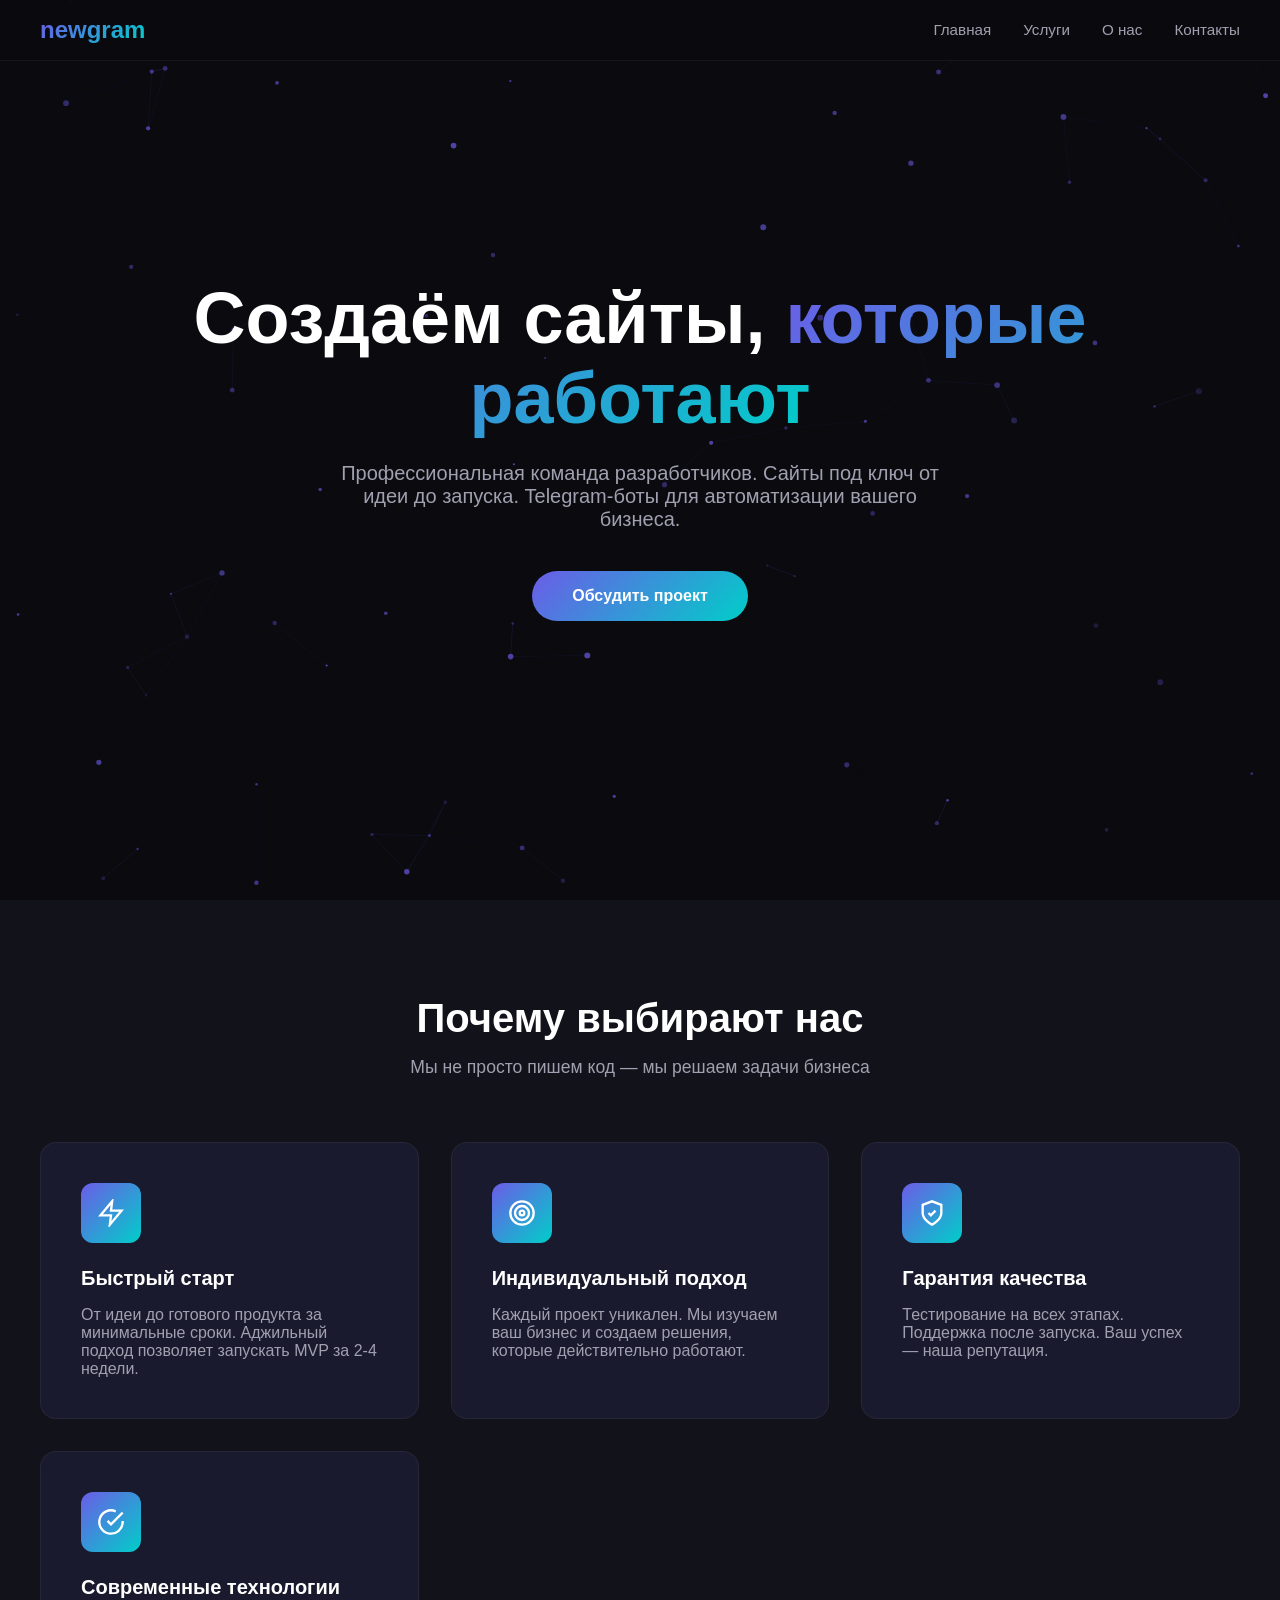
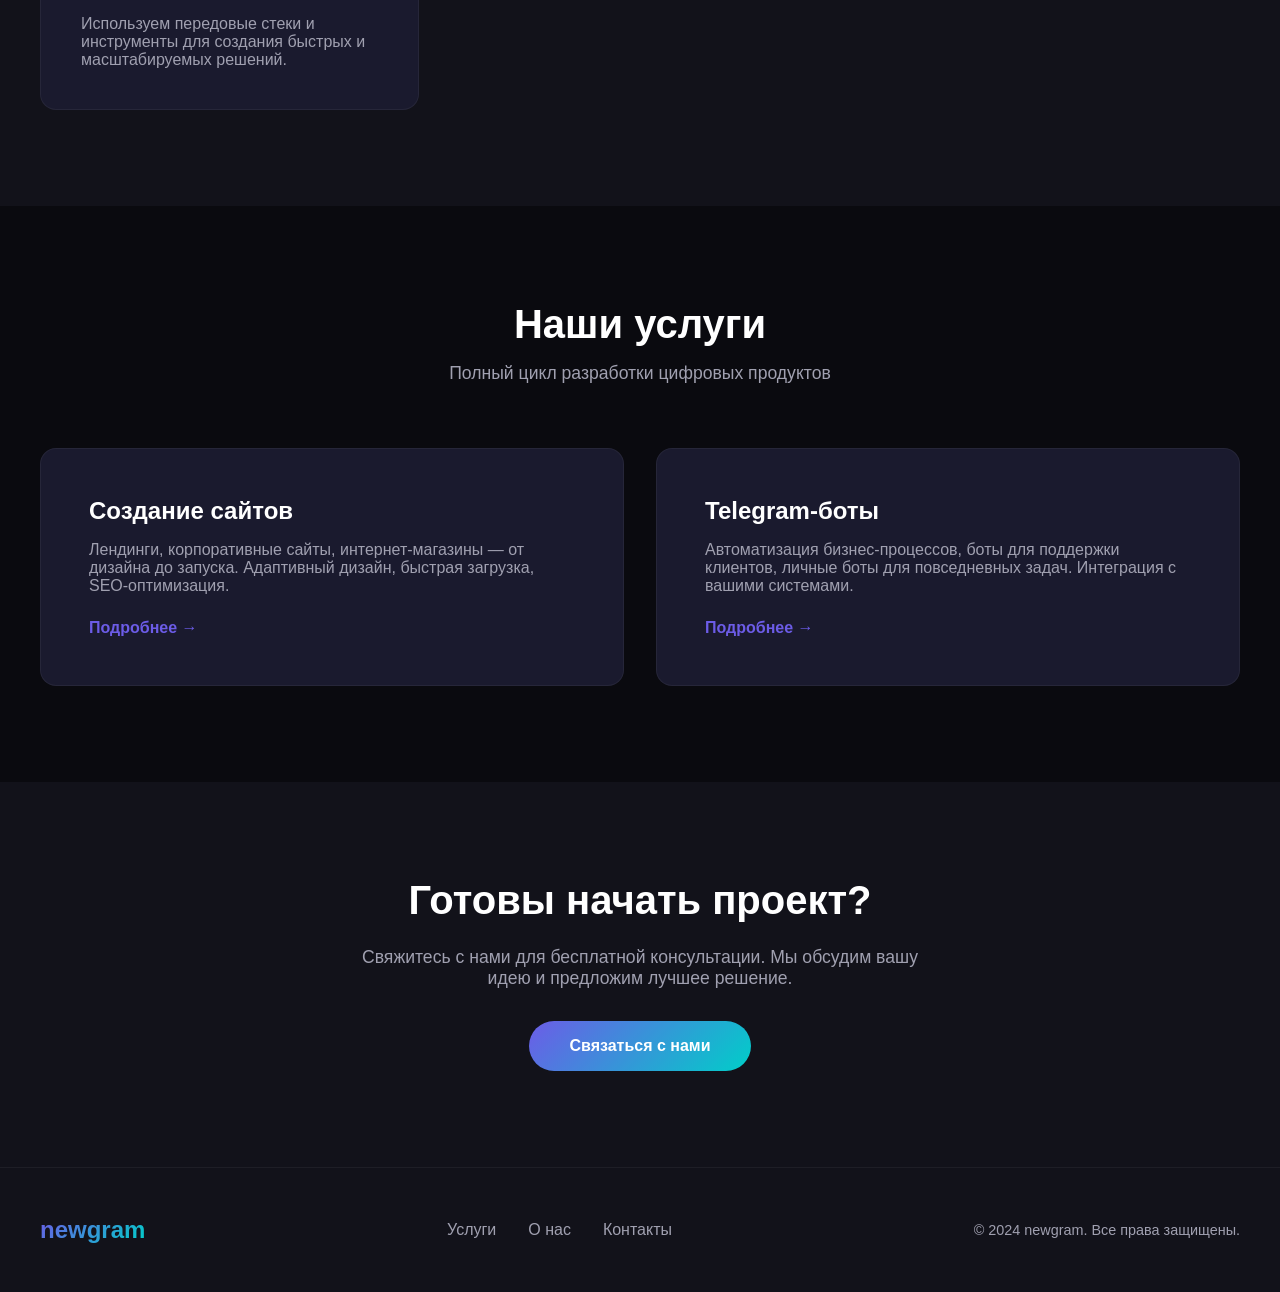
<file: index.html>
<!DOCTYPE html>
<html lang="ru">
<head>
  <meta charset="UTF-8">
  <meta name="viewport" content="width=device-width, initial-scale=1.0">
  <title>newgram — Создаём сайты, которые работают</title>
  <style>
    * { margin: 0; padding: 0; box-sizing: border-box; }
    body { font-family: -apple-system, BlinkMacSystemFont, 'Segoe UI', sans-serif; background: #0a0a0f; color: #fff; min-height: 100vh; }
    canvas#particles { position: fixed; top: 0; left: 0; width: 100%; height: 100%; z-index: 0; pointer-events: none; }
    header { position: fixed; top: 0; left: 0; right: 0; z-index: 100; padding: 1rem 2rem; background: rgba(10,10,15,0.85); backdrop-filter: blur(20px); border-bottom: 1px solid rgba(255,255,255,0.05); }
    .header-wrap { max-width: 1200px; margin: 0 auto; display: flex; justify-content: space-between; align-items: center; }
    .logo { font-size: 1.5rem; font-weight: 700; background: linear-gradient(135deg, #6c5ce7, #00cec9); -webkit-background-clip: text; -webkit-text-fill-color: transparent; background-clip: text; text-decoration: none; }
    nav ul { display: flex; gap: 2rem; list-style: none; }
    nav a { color: #a0a0b0; text-decoration: none; font-size: 0.95rem; transition: color 0.3s; }
    nav a:hover { color: #fff; }
    .hero { position: relative; z-index: 1; min-height: 100vh; display: flex; align-items: center; justify-content: center; text-align: center; padding: 2rem; }
    .hero h1 { font-size: clamp(2.5rem, 6vw, 4.5rem); font-weight: 700; margin-bottom: 1.5rem; line-height: 1.1; }
    .hero h1 span { background: linear-gradient(135deg, #6c5ce7, #00cec9); -webkit-background-clip: text; -webkit-text-fill-color: transparent; background-clip: text; }
    .hero p { font-size: 1.25rem; color: #a0a0b0; margin-bottom: 2.5rem; max-width: 600px; margin-left: auto; margin-right: auto; }
    .btn { display: inline-block; padding: 1rem 2.5rem; background: linear-gradient(135deg, #6c5ce7, #00cec9); color: #fff; font-weight: 600; border-radius: 50px; text-decoration: none; transition: all 0.3s; border: none; cursor: pointer; font-size: 1rem; }
    .btn:hover { transform: translateY(-3px); box-shadow: 0 10px 30px rgba(108,92,231,0.4); }
    section { padding: 6rem 2rem; position: relative; z-index: 1; }
    .container { max-width: 1200px; margin: 0 auto; }
    .section-title { font-size: 2.5rem; font-weight: 700; text-align: center; margin-bottom: 1rem; }
    .section-subtitle { text-align: center; color: #a0a0b0; font-size: 1.1rem; margin-bottom: 4rem; }
    .features { background: #12121a; }
    .features-grid { display: grid; grid-template-columns: repeat(auto-fit, minmax(280px, 1fr)); gap: 2rem; }
    .feature-card { background: #1a1a2e; padding: 2.5rem; border-radius: 16px; border: 1px solid rgba(255,255,255,0.05); transition: all 0.3s; }
    .feature-card:hover { transform: translateY(-5px); border-color: #6c5ce7; box-shadow: 0 8px 32px rgba(0,0,0,0.3); }
    .feature-icon { width: 60px; height: 60px; background: linear-gradient(135deg, #6c5ce7, #00cec9); border-radius: 12px; display: flex; align-items: center; justify-content: center; font-size: 1.5rem; margin-bottom: 1.5rem; }
    .feature-card h3 { font-size: 1.25rem; margin-bottom: 1rem; }
    .feature-card p { color: #a0a0b0; }
    .services-preview .services-grid { display: grid; grid-template-columns: repeat(auto-fit, minmax(350px, 1fr)); gap: 2rem; }
    .service-card { background: #1a1a2e; padding: 3rem; border-radius: 16px; border: 1px solid rgba(255,255,255,0.05); transition: all 0.3s; position: relative; overflow: hidden; }
    .service-card::before { content: ''; position: absolute; top: 0; left: 0; right: 0; height: 3px; background: linear-gradient(135deg, #6c5ce7, #00cec9); transform: scaleX(0); transition: transform 0.3s; }
    .service-card:hover::before { transform: scaleX(1); }
    .service-card:hover { transform: translateY(-5px); box-shadow: 0 8px 32px rgba(0,0,0,0.3); }
    .service-card h3 { font-size: 1.5rem; margin-bottom: 1rem; }
    .service-card p { color: #a0a0b0; margin-bottom: 1.5rem; }
    .service-link { color: #6c5ce7; font-weight: 600; text-decoration: none; display: inline-flex; align-items: center; gap: 0.5rem; transition: gap 0.3s; }
    .service-link:hover { gap: 1rem; }
    .cta { background: #12121a; text-align: center; }
    .cta h2 { font-size: 2.5rem; margin-bottom: 1.5rem; }
    .cta p { color: #a0a0b0; font-size: 1.1rem; margin-bottom: 2rem; max-width: 600px; margin-left: auto; margin-right: auto; }
    footer { background: #12121a; padding: 3rem 2rem; border-top: 1px solid rgba(255,255,255,0.05); position: relative; z-index: 1; }
    .footer-wrap { max-width: 1200px; margin: 0 auto; display: flex; justify-content: space-between; align-items: center; flex-wrap: wrap; gap: 1rem; }
    .footer-links { display: flex; gap: 2rem; }
    .footer-links a { color: #a0a0b0; text-decoration: none; transition: color 0.3s; }
    .footer-links a:hover { color: #fff; }
    .footer-copy { color: #a0a0b0; font-size: 0.9rem; }
    .fade-in { opacity: 0; transform: translateY(30px); transition: opacity 0.6s, transform 0.6s; }
    .fade-in.visible { opacity: 1; transform: translateY(0); }
    .mobile-menu { display: none; background: none; border: none; cursor: pointer; padding: 5px; }
    .mobile-menu span { display: block; width: 25px; height: 2px; background: #fff; margin: 5px 0; transition: 0.3s; }
    @media (max-width: 768px) {
      .mobile-menu { display: block; }
      nav { position: fixed; top: 70px; left: 0; right: 0; background: rgba(10,10,15,0.95); backdrop-filter: blur(20px); padding: 2rem; transform: translateY(-100%); opacity: 0; visibility: hidden; transition: all 0.3s; }
      nav.active { transform: translateY(0); opacity: 1; visibility: visible; }
      nav ul { flex-direction: column; gap: 1.5rem; text-align: center; }
      .hero h1 { font-size: 2.5rem; }
      .footer-wrap { flex-direction: column; text-align: center; }
      .footer-links { flex-wrap: wrap; justify-content: center; }
    }
  </style>
</head>
<body>
  <canvas id="particles"></canvas>
  <header>
    <div class="header-wrap">
      <a href="index.html" class="logo">newgram</a>
      <button class="mobile-menu" aria-label="Меню"><span></span><span></span><span></span></button>
      <nav>
        <ul>
          <li><a href="index.html">Главная</a></li>
          <li><a href="services.html">Услуги</a></li>
          <li><a href="about.html">О нас</a></li>
          <li><a href="contact.html">Контакты</a></li>
        </ul>
      </nav>
    </div>
  </header>
  <main>
    <section class="hero">
      <div class="fade-in">
        <h1>Создаём сайты, <span>которые работают</span></h1>
        <p>Профессиональная команда разработчиков. Сайты под ключ от идеи до запуска. Telegram-боты для автоматизации вашего бизнеса.</p>
        <a href="contact.html" class="btn">Обсудить проект</a>
      </div>
    </section>
    <section class="features">
      <div class="container">
        <h2 class="section-title fade-in">Почему выбирают нас</h2>
        <p class="section-subtitle fade-in">Мы не просто пишем код — мы решаем задачи бизнеса</p>
        <div class="features-grid">
          <div class="feature-card fade-in">
            <div class="feature-icon"><svg width="28" height="28" viewBox="0 0 24 24" fill="none" stroke="white" stroke-width="2"><polygon points="13 2 3 14 12 14 11 22 21 10 12 10 13 2"/></svg></div>
            <h3>Быстрый старт</h3>
            <p>От идеи до готового продукта за минимальные сроки. Аджильный подход позволяет запускать MVP за 2-4 недели.</p>
          </div>
          <div class="feature-card fade-in">
            <div class="feature-icon"><svg width="28" height="28" viewBox="0 0 24 24" fill="none" stroke="white" stroke-width="2"><circle cx="12" cy="12" r="10"/><circle cx="12" cy="12" r="6"/><circle cx="12" cy="12" r="2"/></svg></div>
            <h3>Индивидуальный подход</h3>
            <p>Каждый проект уникален. Мы изучаем ваш бизнес и создаем решения, которые действительно работают.</p>
          </div>
          <div class="feature-card fade-in">
            <div class="feature-icon"><svg width="28" height="28" viewBox="0 0 24 24" fill="none" stroke="white" stroke-width="2"><path d="M12 22s8-4 8-10V5l-8-3-8 3v7c0 6 8 10 8 10z"/><polyline points="9 12 11 14 15 10"/></svg></div>
            <h3>Гарантия качества</h3>
            <p>Тестирование на всех этапах. Поддержка после запуска. Ваш успех — наша репутация.</p>
          </div>
          <div class="feature-card fade-in">
            <div class="feature-icon"><svg width="28" height="28" viewBox="0 0 24 24" fill="none" stroke="white" stroke-width="2"><path d="M22 11.08V12a10 10 0 1 1-5.93-9.14"/><polyline points="22 4 12 14.01 9 11.01"/></svg></div>
            <h3>Современные технологии</h3>
            <p>Используем передовые стеки и инструменты для создания быстрых и масштабируемых решений.</p>
          </div>
        </div>
      </div>
    </section>
    <section class="services-preview">
      <div class="container">
        <h2 class="section-title fade-in">Наши услуги</h2>
        <p class="section-subtitle fade-in">Полный цикл разработки цифровых продуктов</p>
        <div class="services-grid">
          <div class="service-card fade-in">
            <h3>Создание сайтов</h3>
            <p>Лендинги, корпоративные сайты, интернет-магазины — от дизайна до запуска. Адаптивный дизайн, быстрая загрузка, SEO-оптимизация.</p>
            <a href="services.html" class="service-link">Подробнее →</a>
          </div>
          <div class="service-card fade-in">
            <h3>Telegram-боты</h3>
            <p>Автоматизация бизнес-процессов, боты для поддержки клиентов, личные боты для повседневных задач. Интеграция с вашими системами.</p>
            <a href="services.html" class="service-link">Подробнее →</a>
          </div>
        </div>
      </div>
    </section>
    <section class="cta">
      <div class="container">
        <h2 class="fade-in">Готовы начать проект?</h2>
        <p class="fade-in">Свяжитесь с нами для бесплатной консультации. Мы обсудим вашу идею и предложим лучшее решение.</p>
        <a href="contact.html" class="btn fade-in">Связаться с нами</a>
      </div>
    </section>
  </main>
  <footer>
    <div class="footer-wrap">
      <a href="index.html" class="logo">newgram</a>
      <div class="footer-links">
        <a href="services.html">Услуги</a>
        <a href="about.html">О нас</a>
        <a href="contact.html">Контакты</a>
      </div>
      <p class="footer-copy">&copy; 2024 newgram. Все права защищены.</p>
    </div>
  </footer>
  <script>
    // Particles
    const canvas = document.getElementById('particles');
    const ctx = canvas.getContext('2d');
    let particles = [];
    let mouse = {x: null, y: null};
    function resize() { canvas.width = window.innerWidth; canvas.height = window.innerHeight; }
    function createParticles() { particles = []; for(let i = 0; i < 80; i++) { particles.push({x: Math.random()*canvas.width, y: Math.random()*canvas.height, size: Math.random()*2+1, speedX: (Math.random()-0.5)*0.5, speedY: (Math.random()-0.5)*0.5, opacity: Math.random()*0.5+0.2}); } }
    function animate() { ctx.clearRect(0,0,canvas.width,canvas.height); particles.forEach(p => { p.x += p.speedX; p.y += p.speedY; if(mouse.x!=null){const dx=mouse.x-p.x;const dy=mouse.y-p.y;const d=Math.sqrt(dx*dx+dy*dy);if(d<150){p.x-=(dx/d)*((150-d)/150)*0.5;p.y-=(dy/d)*((150-d)/150)*0.5;}} if(p.x<0||p.x>canvas.width)p.speedX*=-1; if(p.y<0||p.y>canvas.height)p.speedY*=-1; ctx.beginPath(); ctx.arc(p.x,p.y,p.size,0,Math.PI*2); ctx.fillStyle=`rgba(108,92,231,${p.opacity})`; ctx.fill(); }); for(let i=0;i<particles.length;i++){for(let j=i+1;j<particles.length;j++){const dx=particles[i].x-particles[j].x;const dy=particles[i].y-particles[j].y;const d=Math.sqrt(dx*dx+dy*dy);if(d<120){ctx.beginPath();ctx.strokeStyle=`rgba(108,92,231,${(1-d/120)*0.3})`;ctx.lineWidth=0.5;ctx.moveTo(particles[i].x,particles[i].y);ctx.lineTo(particles[j].x,particles[j].y);ctx.stroke();}}} requestAnimationFrame(animate); }
    resize(); createParticles(); animate();
    window.addEventListener('resize',()=>{resize();createParticles();});
    window.addEventListener('mousemove',e=>{mouse.x=e.x;mouse.y=e.y;});
    // Scroll animations
    document.addEventListener('DOMContentLoaded',()=>{
      const obs=new IntersectionObserver(es=>{es.forEach(e=>{if(e.isIntersecting){e.target.classList.add('visible');obs.unobserve(e.target);}});},{threshold:0.1});
      document.querySelectorAll('.fade-in').forEach(el=>obs.observe(el));
      // Mobile menu
      const btn=document.querySelector('.mobile-menu');
      const nav=document.querySelector('nav');
      if(btn&&nav){btn.addEventListener('click',()=>nav.classList.toggle('active'));document.querySelectorAll('nav a').forEach(a=>a.addEventListener('click',()=>nav.classList.remove('active')));}
    });
  </script>
  <script src="js/effects.js"></script>
</body>
</html>
</file>
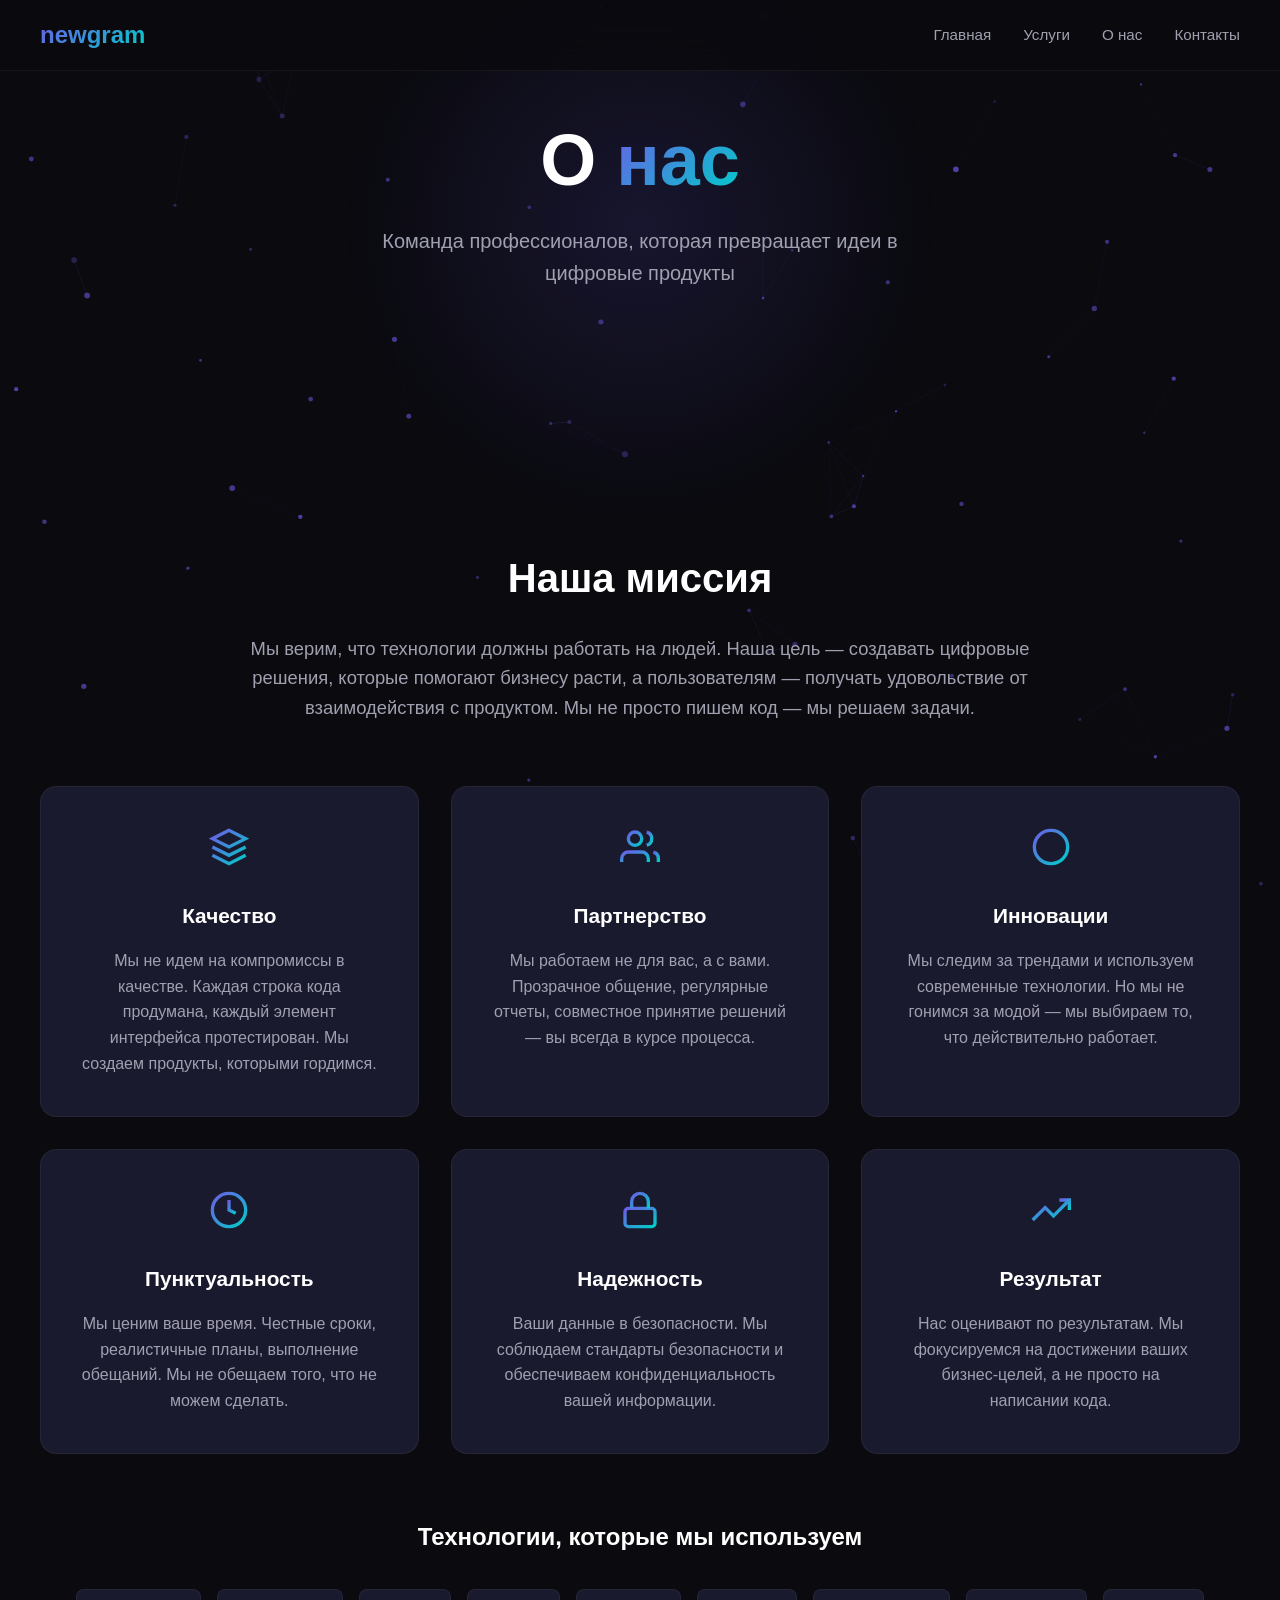
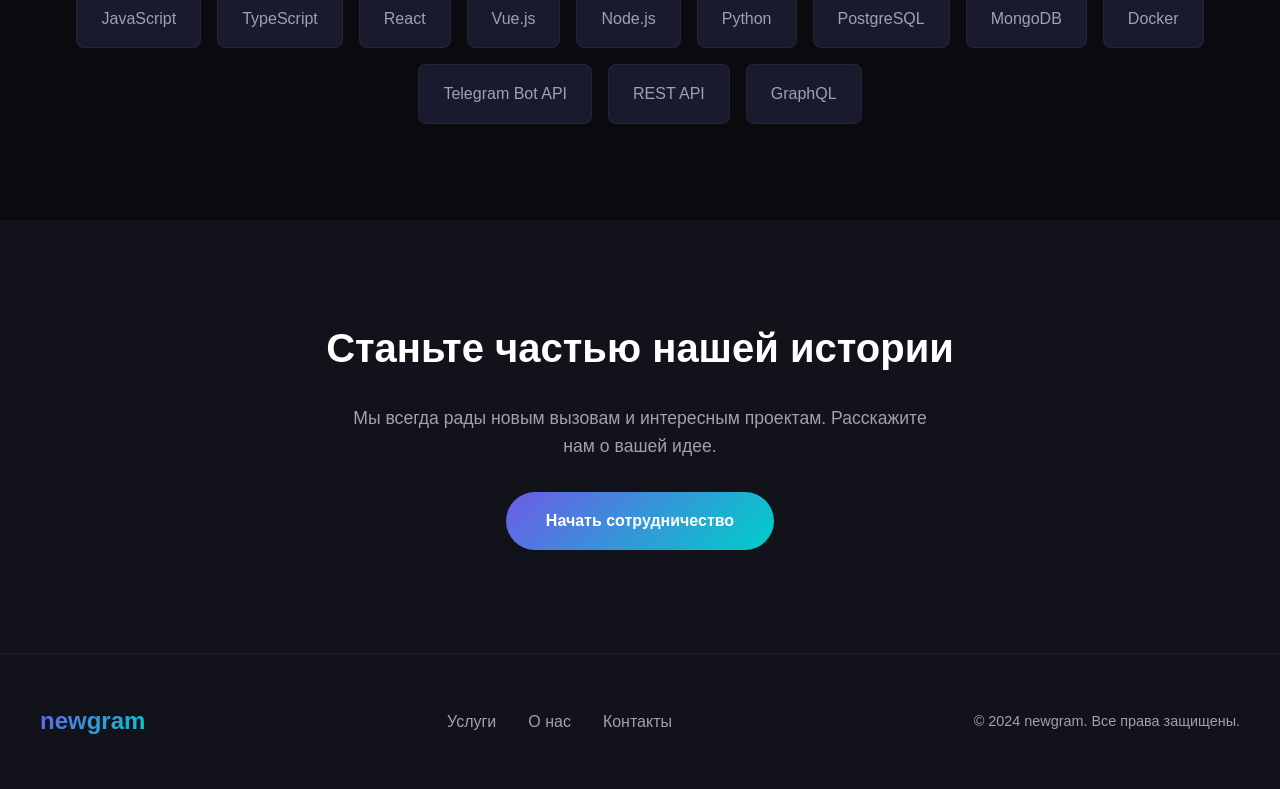
<file: about.html>
<!DOCTYPE html>
<html lang="ru">
<head>
  <meta charset="UTF-8">
  <meta name="viewport" content="width=device-width, initial-scale=1.0">
  <title>О нас — newgram</title>
  <link rel="stylesheet" href="css/style.css">
</head>
<body>
  <canvas id="particles"></canvas>
  <header>
    <div class="header-wrap">
      <a href="index.html" class="logo">newgram</a>
      <button class="mobile-menu" aria-label="Меню"><span></span><span></span><span></span></button>
      <nav>
        <ul>
          <li><a href="index.html">Главная</a></li>
          <li><a href="services.html">Услуги</a></li>
          <li><a href="about.html">О нас</a></li>
          <li><a href="contact.html">Контакты</a></li>
        </ul>
      </nav>
    </div>
  </header>
  <main>
    <section class="hero" style="min-height:50vh">
      <div class="fade-in">
        <h1>О <span>нас</span></h1>
        <p>Команда профессионалов, которая превращает идеи в цифровые продукты</p>
      </div>
    </section>
    <section>
      <div class="container">
        <div class="about-intro fade-in">
          <h2>Наша миссия</h2>
          <p>Мы верим, что технологии должны работать на людей. Наша цель — создавать цифровые решения, которые помогают бизнесу расти, а пользователям — получать удовольствие от взаимодействия с продуктом. Мы не просто пишем код — мы решаем задачи.</p>
        </div>
        <div class="values-grid">
          <div class="value-card fade-in">
            <div class="value-icon"><svg width="40" height="40" viewBox="0 0 24 24" fill="none" stroke="url(#grad)" stroke-width="2"><defs><linearGradient id="grad" x1="0%" y1="0%" x2="100%" y2="100%"><stop offset="0%" style="stop-color:#6c5ce7"/><stop offset="100%" style="stop-color:#00cec9"/></linearGradient></defs><path d="M12 2L2 7l10 5 10-5-10-5zM2 17l10 5 10-5M2 12l10 5 10-5"/></svg></div>
            <h3>Качество</h3>
            <p>Мы не идем на компромиссы в качестве. Каждая строка кода продумана, каждый элемент интерфейса протестирован. Мы создаем продукты, которыми гордимся.</p>
          </div>
          <div class="value-card fade-in">
            <div class="value-icon"><svg width="40" height="40" viewBox="0 0 24 24" fill="none" stroke="url(#grad2)" stroke-width="2"><defs><linearGradient id="grad2" x1="0%" y1="0%" x2="100%" y2="100%"><stop offset="0%" style="stop-color:#6c5ce7"/><stop offset="100%" style="stop-color:#00cec9"/></linearGradient></defs><path d="M17 21v-2a4 4 0 0 0-4-4H5a4 4 0 0 0-4 4v2"/><circle cx="9" cy="7" r="4"/><path d="M23 21v-2a4 4 0 0 0-3-3.87"/><path d="M16 3.13a4 4 0 0 1 0 7.75"/></svg></div>
            <h3>Партнерство</h3>
            <p>Мы работаем не для вас, а с вами. Прозрачное общение, регулярные отчеты, совместное принятие решений — вы всегда в курсе процесса.</p>
          </div>
          <div class="value-card fade-in">
            <div class="value-icon"><svg width="40" height="40" viewBox="0 0 24 24" fill="none" stroke="url(#grad3)" stroke-width="2"><defs><linearGradient id="grad3" x1="0%" y1="0%" x2="100%" y2="100%"><stop offset="0%" style="stop-color:#6c5ce7"/><stop offset="100%" style="stop-color:#00cec9"/></linearGradient></defs><circle cx="12" cy="12" r="10"/><line x1="12" y1="16" x2="12" y2="12"/><line x1="12" y1="8" x2="12.01" y2="8"/></svg></div>
            <h3>Инновации</h3>
            <p>Мы следим за трендами и используем современные технологии. Но мы не гонимся за модой — мы выбираем то, что действительно работает.</p>
          </div>
          <div class="value-card fade-in">
            <div class="value-icon"><svg width="40" height="40" viewBox="0 0 24 24" fill="none" stroke="url(#grad4)" stroke-width="2"><defs><linearGradient id="grad4" x1="0%" y1="0%" x2="100%" y2="100%"><stop offset="0%" style="stop-color:#6c5ce7"/><stop offset="100%" style="stop-color:#00cec9"/></linearGradient></defs><circle cx="12" cy="12" r="10"/><polyline points="12 6 12 12 16 14"/></svg></div>
            <h3>Пунктуальность</h3>
            <p>Мы ценим ваше время. Честные сроки, реалистичные планы, выполнение обещаний. Мы не обещаем того, что не можем сделать.</p>
          </div>
          <div class="value-card fade-in">
            <div class="value-icon"><svg width="40" height="40" viewBox="0 0 24 24" fill="none" stroke="url(#grad5)" stroke-width="2"><defs><linearGradient id="grad5" x1="0%" y1="0%" x2="100%" y2="100%"><stop offset="0%" style="stop-color:#6c5ce7"/><stop offset="100%" style="stop-color:#00cec9"/></linearGradient></defs><rect x="3" y="11" width="18" height="11" rx="2" ry="2"/><path d="M7 11V7a5 5 0 0 1 10 0v4"/></svg></div>
            <h3>Надежность</h3>
            <p>Ваши данные в безопасности. Мы соблюдаем стандарты безопасности и обеспечиваем конфиденциальность вашей информации.</p>
          </div>
          <div class="value-card fade-in">
            <div class="value-icon"><svg width="40" height="40" viewBox="0 0 24 24" fill="none" stroke="url(#grad6)" stroke-width="2"><defs><linearGradient id="grad6" x1="0%" y1="0%" x2="100%" y2="100%"><stop offset="0%" style="stop-color:#6c5ce7"/><stop offset="100%" style="stop-color:#00cec9"/></linearGradient></defs><polyline points="23 6 13.5 15.5 8.5 10.5 1 18"/><polyline points="17 6 23 6 23 12"/></svg></div>
            <h3>Результат</h3>
            <p>Нас оценивают по результатам. Мы фокусируемся на достижении ваших бизнес-целей, а не просто на написании кода.</p>
          </div>
        </div>
        <div class="tech-stack fade-in">
          <h3>Технологии, которые мы используем</h3>
          <div class="tech-grid">
            <div class="tech-item">JavaScript</div>
            <div class="tech-item">TypeScript</div>
            <div class="tech-item">React</div>
            <div class="tech-item">Vue.js</div>
            <div class="tech-item">Node.js</div>
            <div class="tech-item">Python</div>
            <div class="tech-item">PostgreSQL</div>
            <div class="tech-item">MongoDB</div>
            <div class="tech-item">Docker</div>
            <div class="tech-item">Telegram Bot API</div>
            <div class="tech-item">REST API</div>
            <div class="tech-item">GraphQL</div>
          </div>
        </div>
      </div>
    </section>
    <section class="cta">
      <div class="container">
        <h2 class="fade-in">Станьте частью нашей истории</h2>
        <p class="fade-in">Мы всегда рады новым вызовам и интересным проектам. Расскажите нам о вашей идее.</p>
        <a href="contact.html" class="btn fade-in">Начать сотрудничество</a>
      </div>
    </section>
  </main>
  <footer>
    <div class="footer-wrap">
      <a href="index.html" class="logo">newgram</a>
      <div class="footer-links">
        <a href="services.html">Услуги</a>
        <a href="about.html">О нас</a>
        <a href="contact.html">Контакты</a>
      </div>
      <p class="footer-copy">&copy; 2024 newgram. Все права защищены.</p>
    </div>
  </footer>
  <script>
    const canvas=document.getElementById('particles');const ctx=canvas.getContext('2d');let particles=[];let mouse={x:null,y:null};function resize(){canvas.width=window.innerWidth;canvas.height=window.innerHeight;}function createParticles(){particles=[];for(let i=0;i<80;i++){particles.push({x:Math.random()*canvas.width,y:Math.random()*canvas.height,size:Math.random()*2+1,speedX:(Math.random()-0.5)*0.5,speedY:(Math.random()-0.5)*0.5,opacity:Math.random()*0.5+0.2});}}function animate(){ctx.clearRect(0,0,canvas.width,canvas.height);particles.forEach(p=>{p.x+=p.speedX;p.y+=p.speedY;if(mouse.x!=null){const dx=mouse.x-p.x;const dy=mouse.y-p.y;const d=Math.sqrt(dx*dx+dy*dy);if(d<150){p.x-=(dx/d)*((150-d)/150)*0.5;p.y-=(dy/d)*((150-d)/150)*0.5;}}if(p.x<0||p.x>canvas.width)p.speedX*=-1;if(p.y<0||p.y>canvas.height)p.speedY*=-1;ctx.beginPath();ctx.arc(p.x,p.y,p.size,0,Math.PI*2);ctx.fillStyle=`rgba(108,92,231,${p.opacity})`;ctx.fill();});for(let i=0;i<particles.length;i++){for(let j=i+1;j<particles.length;j++){const dx=particles[i].x-particles[j].x;const dy=particles[i].y-particles[j].y;const d=Math.sqrt(dx*dx+dy*dy);if(d<120){ctx.beginPath();ctx.strokeStyle=`rgba(108,92,231,${(1-d/120)*0.3})`;ctx.lineWidth=0.5;ctx.moveTo(particles[i].x,particles[i].y);ctx.lineTo(particles[j].x,particles[j].y);ctx.stroke();}}}requestAnimationFrame(animate);}resize();createParticles();animate();window.addEventListener('resize',()=>{resize();createParticles();});window.addEventListener('mousemove',e=>{mouse.x=e.x;mouse.y=e.y;});
    document.addEventListener('DOMContentLoaded',()=>{const obs=new IntersectionObserver(es=>{es.forEach(e=>{if(e.isIntersecting){e.target.classList.add('visible');obs.unobserve(e.target);}});},{threshold:0.1});document.querySelectorAll('.fade-in').forEach(el=>obs.observe(el));const btn=document.querySelector('.mobile-menu');const nav=document.querySelector('nav');if(btn&&nav){btn.addEventListener('click',()=>nav.classList.toggle('active'));document.querySelectorAll('nav a').forEach(a=>a.addEventListener('click',()=>nav.classList.remove('active')));}});
  </script>
  <script src="js/effects.js"></script>
</body>
</html>
</file>
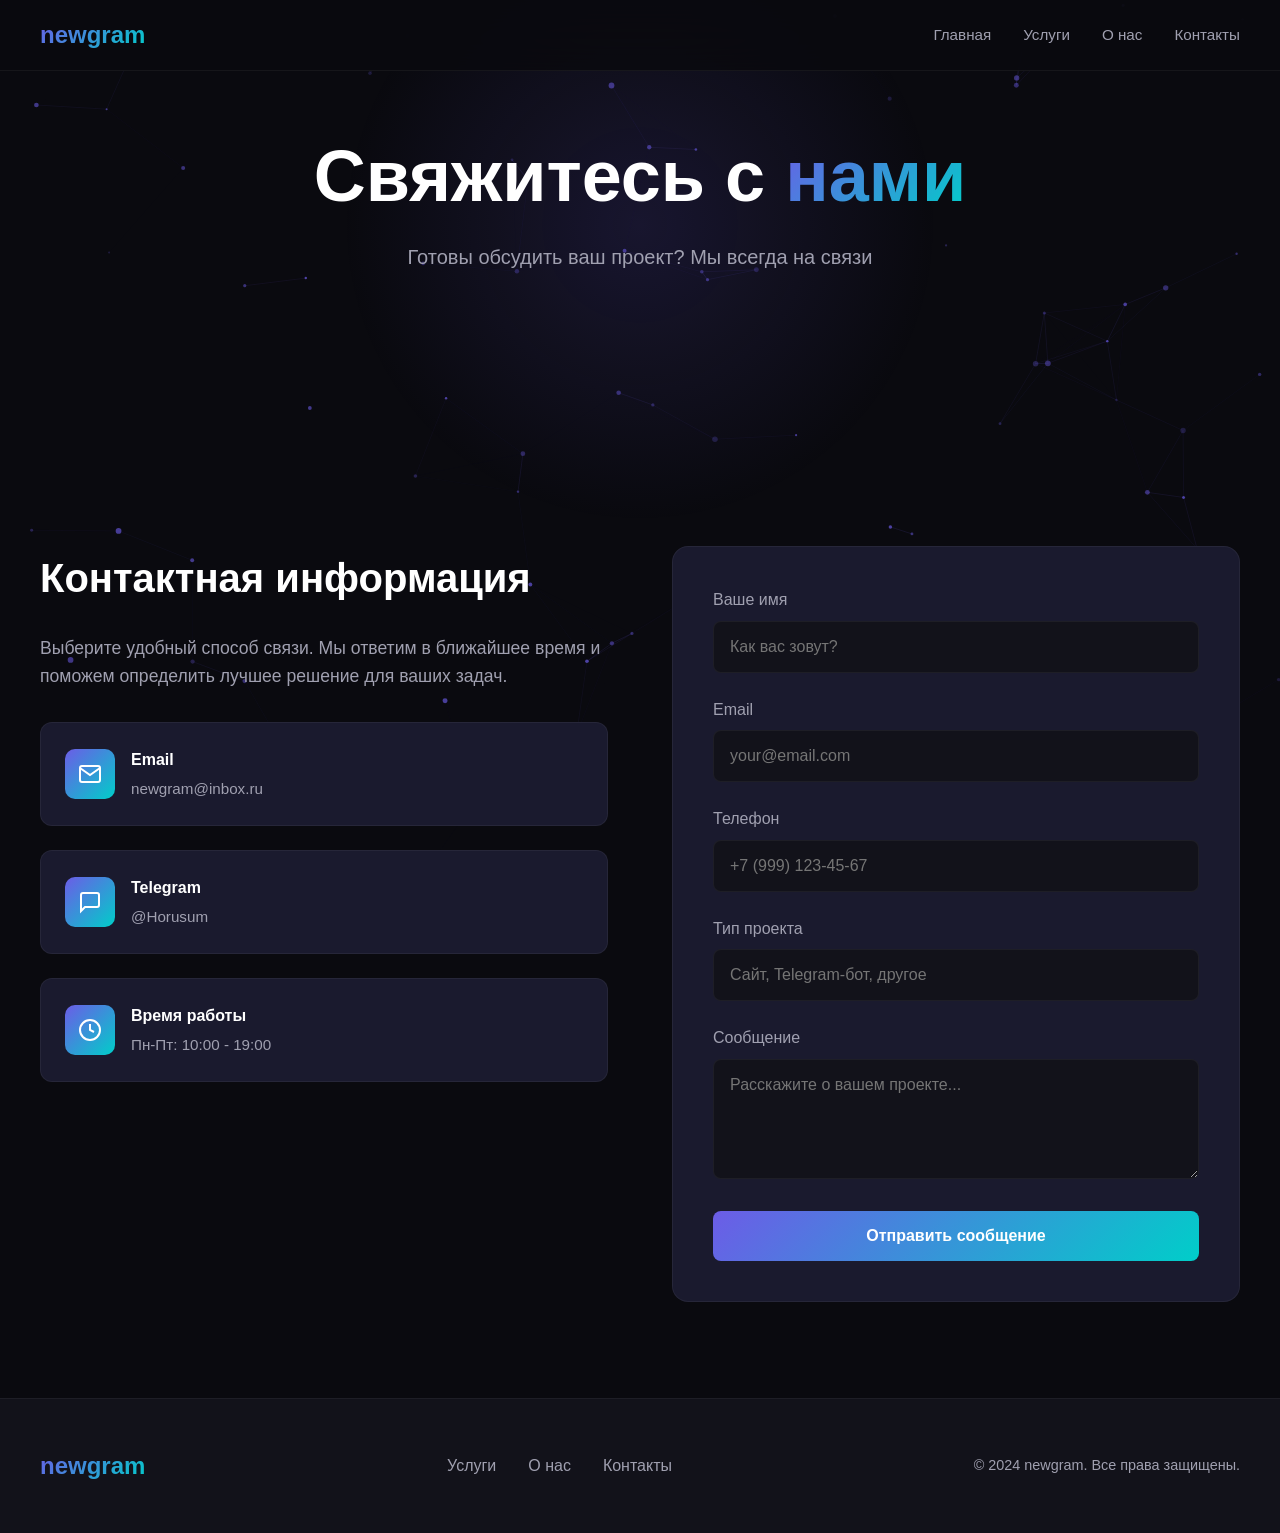
<file: contact.html>
<!DOCTYPE html>
<html lang="ru">
<head>
  <meta charset="UTF-8">
  <meta name="viewport" content="width=device-width, initial-scale=1.0">
  <title>Контакты — newgram</title>
  <link rel="stylesheet" href="css/style.css">
</head>
<body>
  <canvas id="particles"></canvas>
  <header>
    <div class="header-wrap">
      <a href="index.html" class="logo">newgram</a>
      <button class="mobile-menu" aria-label="Меню"><span></span><span></span><span></span></button>
      <nav>
        <ul>
          <li><a href="index.html">Главная</a></li>
          <li><a href="services.html">Услуги</a></li>
          <li><a href="about.html">О нас</a></li>
          <li><a href="contact.html">Контакты</a></li>
        </ul>
      </nav>
    </div>
  </header>
  <main>
    <section class="hero" style="min-height:50vh">
      <div class="fade-in">
        <h1>Свяжитесь с <span>нами</span></h1>
        <p>Готовы обсудить ваш проект? Мы всегда на связи</p>
      </div>
    </section>
    <section>
      <div class="container">
        <div class="contact-grid">
          <div class="contact-info fade-in">
            <h2>Контактная информация</h2>
            <p>Выберите удобный способ связи. Мы ответим в ближайшее время и поможем определить лучшее решение для ваших задач.</p>
            <div class="contact-methods">
              <div class="contact-method">
                <div class="contact-method-icon"><svg width="24" height="24" viewBox="0 0 24 24" fill="none" stroke="white" stroke-width="2"><path d="M4 4h16c1.1 0 2 .9 2 2v12c0 1.1-.9 2-2 2H4c-1.1 0-2-.9-2-2V6c0-1.1.9-2 2-2z"/><polyline points="22,6 12,13 2,6"/></svg></div>
                <div class="contact-method-text">
                  <h4>Email</h4>
                  <p>newgram@inbox.ru</p>
                </div>
              </div>
              <div class="contact-method">
                <div class="contact-method-icon"><svg width="24" height="24" viewBox="0 0 24 24" fill="none" stroke="white" stroke-width="2"><path d="M21 15a2 2 0 0 1-2 2H7l-4 4V5a2 2 0 0 1 2-2h14a2 2 0 0 1 2 2z"/></svg></div>
                <div class="contact-method-text">
                  <h4>Telegram</h4>
                  <p>@Horusum</p>
                </div>
              </div>
              <div class="contact-method">
                <div class="contact-method-icon"><svg width="24" height="24" viewBox="0 0 24 24" fill="none" stroke="white" stroke-width="2"><circle cx="12" cy="12" r="10"/><polyline points="12 6 12 12 16 14"/></svg></div>
                <div class="contact-method-text">
                  <h4>Время работы</h4>
                  <p>Пн-Пт: 10:00 - 19:00</p>
                </div>
              </div>
            </div>
          </div>
          <form class="contact-form fade-in">
            <div class="form-group">
              <label for="name">Ваше имя</label>
              <input type="text" id="name" name="name" required placeholder="Как вас зовут?">
            </div>
            <div class="form-group">
              <label for="email">Email</label>
              <input type="email" id="email" name="email" required placeholder="your@email.com">
            </div>
            <div class="form-group">
              <label for="phone">Телефон</label>
              <input type="tel" id="phone" name="phone" placeholder="+7 (999) 123-45-67">
            </div>
            <div class="form-group">
              <label for="project">Тип проекта</label>
              <input type="text" id="project" name="project" placeholder="Сайт, Telegram-бот, другое">
            </div>
            <div class="form-group">
              <label for="message">Сообщение</label>
              <textarea id="message" name="message" required placeholder="Расскажите о вашем проекте..."></textarea>
            </div>
            <button type="submit" class="submit-btn">Отправить сообщение</button>
          </form>
        </div>
      </div>
    </section>
  </main>
  <footer>
    <div class="footer-wrap">
      <a href="index.html" class="logo">newgram</a>
      <div class="footer-links">
        <a href="services.html">Услуги</a>
        <a href="about.html">О нас</a>
        <a href="contact.html">Контакты</a>
      </div>
      <p class="footer-copy">&copy; 2024 newgram. Все права защищены.</p>
    </div>
  </footer>
  <script>
    const canvas=document.getElementById('particles');const ctx=canvas.getContext('2d');let particles=[];let mouse={x:null,y:null};function resize(){canvas.width=window.innerWidth;canvas.height=window.innerHeight;}function createParticles(){particles=[];for(let i=0;i<80;i++){particles.push({x:Math.random()*canvas.width,y:Math.random()*canvas.height,size:Math.random()*2+1,speedX:(Math.random()-0.5)*0.5,speedY:(Math.random()-0.5)*0.5,opacity:Math.random()*0.5+0.2});}}function animate(){ctx.clearRect(0,0,canvas.width,canvas.height);particles.forEach(p=>{p.x+=p.speedX;p.y+=p.speedY;if(mouse.x!=null){const dx=mouse.x-p.x;const dy=mouse.y-p.y;const d=Math.sqrt(dx*dx+dy*dy);if(d<150){p.x-=(dx/d)*((150-d)/150)*0.5;p.y-=(dy/d)*((150-d)/150)*0.5;}}if(p.x<0||p.x>canvas.width)p.speedX*=-1;if(p.y<0||p.y>canvas.height)p.speedY*=-1;ctx.beginPath();ctx.arc(p.x,p.y,p.size,0,Math.PI*2);ctx.fillStyle=`rgba(108,92,231,${p.opacity})`;ctx.fill();});for(let i=0;i<particles.length;i++){for(let j=i+1;j<particles.length;j++){const dx=particles[i].x-particles[j].x;const dy=particles[i].y-particles[j].y;const d=Math.sqrt(dx*dx+dy*dy);if(d<120){ctx.beginPath();ctx.strokeStyle=`rgba(108,92,231,${(1-d/120)*0.3})`;ctx.lineWidth=0.5;ctx.moveTo(particles[i].x,particles[i].y);ctx.lineTo(particles[j].x,particles[j].y);ctx.stroke();}}}requestAnimationFrame(animate);}resize();createParticles();animate();window.addEventListener('resize',()=>{resize();createParticles();});window.addEventListener('mousemove',e=>{mouse.x=e.x;mouse.y=e.y;});
    document.addEventListener('DOMContentLoaded',()=>{const obs=new IntersectionObserver(es=>{es.forEach(e=>{if(e.isIntersecting){e.target.classList.add('visible');obs.unobserve(e.target);}});},{threshold:0.1});document.querySelectorAll('.fade-in').forEach(el=>obs.observe(el));const btn=document.querySelector('.mobile-menu');const nav=document.querySelector('nav');if(btn&&nav){btn.addEventListener('click',()=>nav.classList.toggle('active'));document.querySelectorAll('nav a').forEach(a=>a.addEventListener('click',()=>nav.classList.remove('active')));}
    const form=document.querySelector('.contact-form');if(form){form.addEventListener('submit',e=>{e.preventDefault();alert('Спасибо за обращение! Мы свяжемся с вами в ближайшее время.');form.reset();});}});
  </script>
  <script src="js/effects.js"></script>
</body>
</html>
</file>
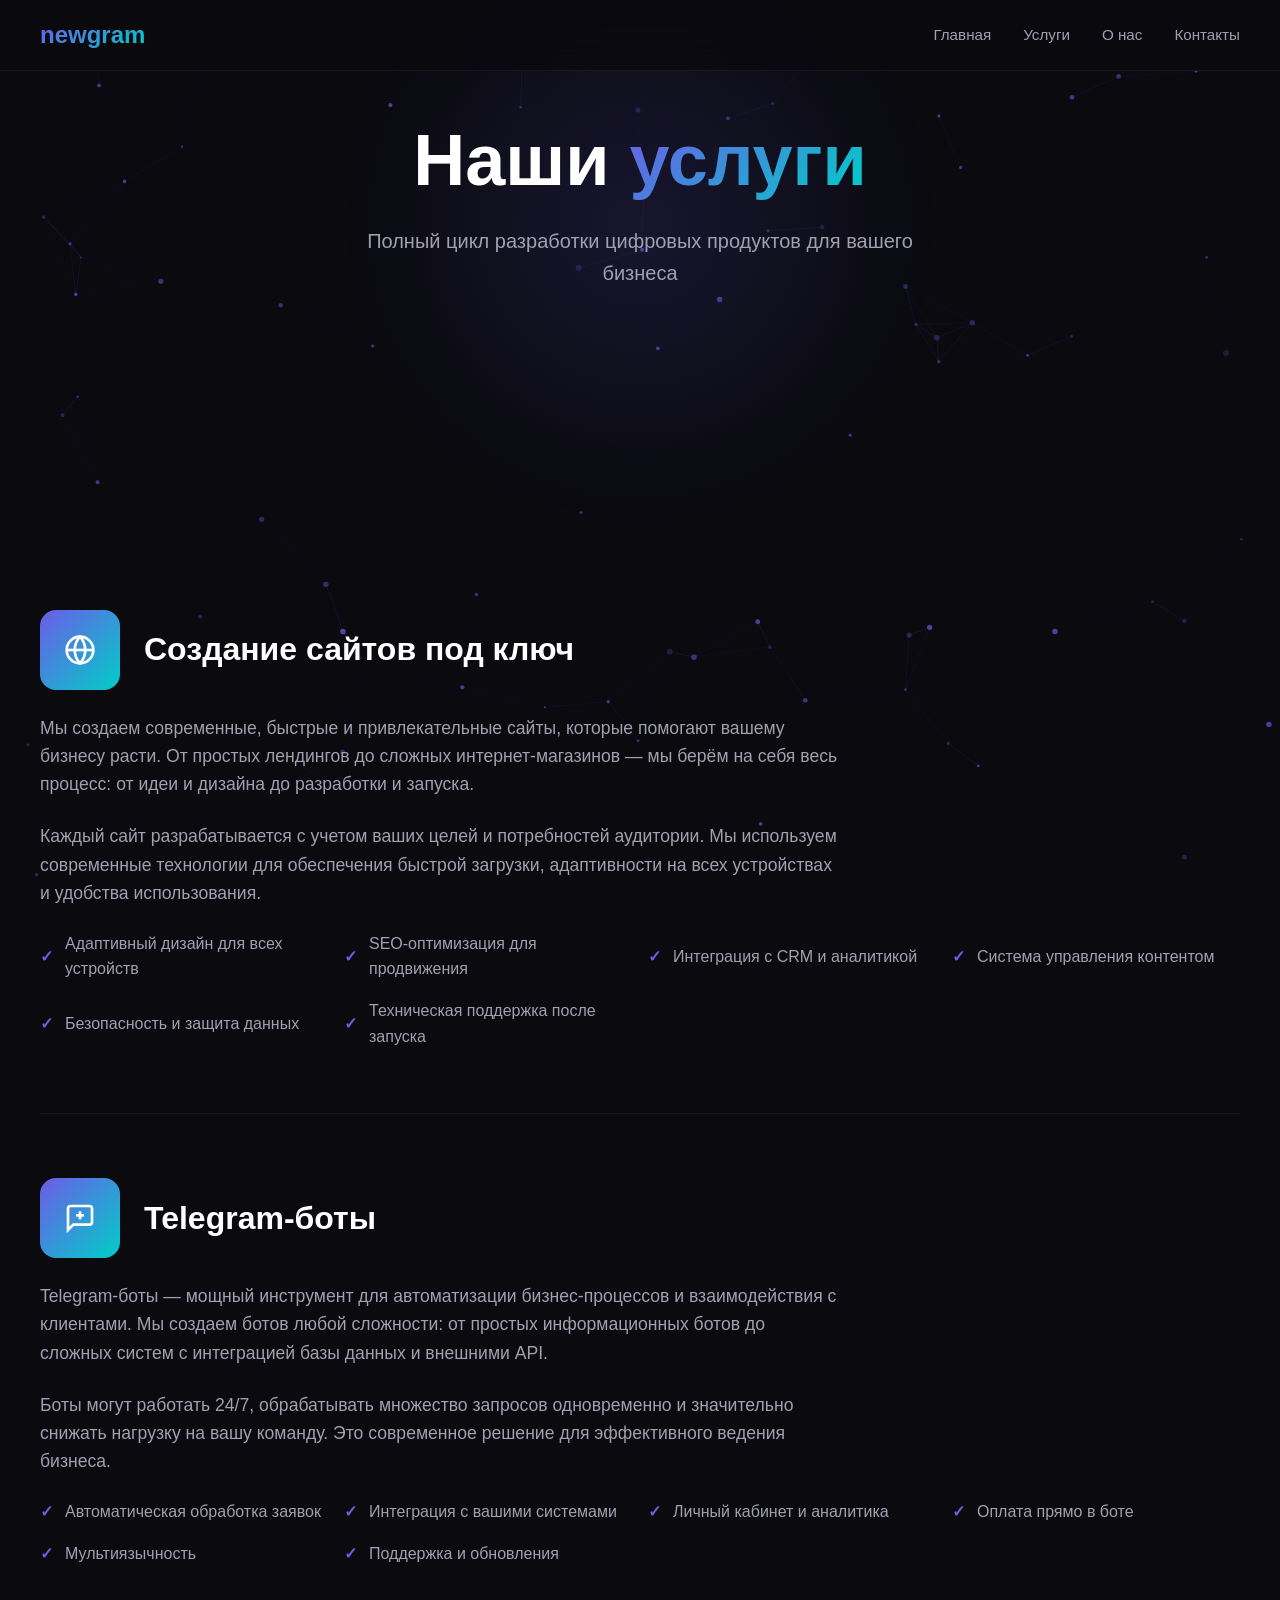
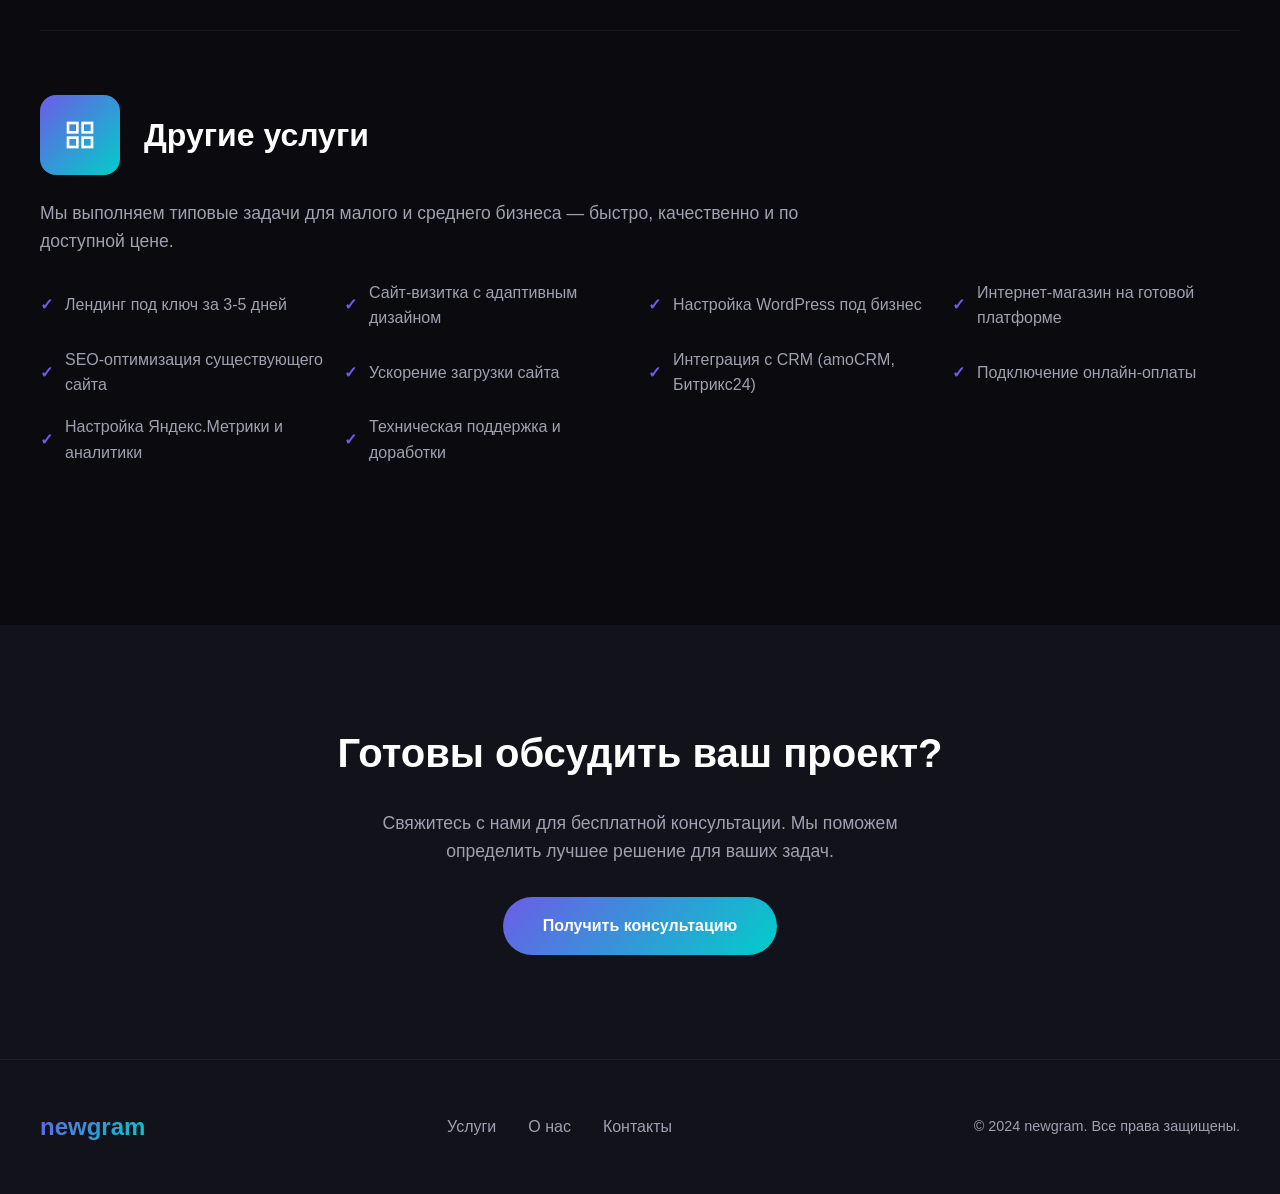
<file: services.html>
<!DOCTYPE html>
<html lang="ru">
<head>
  <meta charset="UTF-8">
  <meta name="viewport" content="width=device-width, initial-scale=1.0">
  <title>Услуги — newgram</title>
  <link rel="stylesheet" href="css/style.css">
</head>
<body>
  <canvas id="particles"></canvas>
  <header>
    <div class="header-wrap">
      <a href="index.html" class="logo">newgram</a>
      <button class="mobile-menu" aria-label="Меню"><span></span><span></span><span></span></button>
      <nav>
        <ul>
          <li><a href="index.html">Главная</a></li>
          <li><a href="services.html">Услуги</a></li>
          <li><a href="about.html">О нас</a></li>
          <li><a href="contact.html">Контакты</a></li>
        </ul>
      </nav>
    </div>
  </header>
  <main>
    <section class="hero" style="min-height:50vh">
      <div class="fade-in">
        <h1>Наши <span>услуги</span></h1>
        <p>Полный цикл разработки цифровых продуктов для вашего бизнеса</p>
      </div>
    </section>
    <section>
      <div class="container">
        <div class="service-detail fade-in">
          <div class="service-header">
            <div class="service-header-icon"><svg width="32" height="32" viewBox="0 0 24 24" fill="none" stroke="white" stroke-width="2"><circle cx="12" cy="12" r="10"/><line x1="2" y1="12" x2="22" y2="12"/><path d="M12 2a15.3 15.3 0 0 1 4 10 15.3 15.3 0 0 1-4 10 15.3 15.3 0 0 1-4-10 15.3 15.3 0 0 1 4-10z"/></svg></div>
            <h2>Создание сайтов под ключ</h2>
          </div>
          <p>Мы создаем современные, быстрые и привлекательные сайты, которые помогают вашему бизнесу расти. От простых лендингов до сложных интернет-магазинов — мы берём на себя весь процесс: от идеи и дизайна до разработки и запуска.</p>
          <p>Каждый сайт разрабатывается с учетом ваших целей и потребностей аудитории. Мы используем современные технологии для обеспечения быстрой загрузки, адаптивности на всех устройствах и удобства использования.</p>
          <div class="service-features">
            <div class="service-feature">Адаптивный дизайн для всех устройств</div>
            <div class="service-feature">SEO-оптимизация для продвижения</div>
            <div class="service-feature">Интеграция с CRM и аналитикой</div>
            <div class="service-feature">Система управления контентом</div>
            <div class="service-feature">Безопасность и защита данных</div>
            <div class="service-feature">Техническая поддержка после запуска</div>
          </div>
        </div>
        <div class="service-detail fade-in">
          <div class="service-header">
            <div class="service-header-icon"><svg width="32" height="32" viewBox="0 0 24 24" fill="none" stroke="white" stroke-width="2"><path d="M21 15a2 2 0 0 1-2 2H7l-4 4V5a2 2 0 0 1 2-2h14a2 2 0 0 1 2 2z"/><line x1="9" y1="10" x2="15" y2="10"/><line x1="12" y1="7" x2="12" y2="13"/></svg></div>
            <h2>Telegram-боты</h2>
          </div>
          <p>Telegram-боты — мощный инструмент для автоматизации бизнес-процессов и взаимодействия с клиентами. Мы создаем ботов любой сложности: от простых информационных ботов до сложных систем с интеграцией базы данных и внешними API.</p>
          <p>Боты могут работать 24/7, обрабатывать множество запросов одновременно и значительно снижать нагрузку на вашу команду. Это современное решение для эффективного ведения бизнеса.</p>
          <div class="service-features">
            <div class="service-feature">Автоматическая обработка заявок</div>
            <div class="service-feature">Интеграция с вашими системами</div>
            <div class="service-feature">Личный кабинет и аналитика</div>
            <div class="service-feature">Оплата прямо в боте</div>
            <div class="service-feature">Мультиязычность</div>
            <div class="service-feature">Поддержка и обновления</div>
          </div>
        </div>
        <div class="service-detail fade-in">
          <div class="service-header">
            <div class="service-header-icon"><svg width="32" height="32" viewBox="0 0 24 24" fill="none" stroke="white" stroke-width="2"><rect x="3" y="3" width="7" height="7"/><rect x="14" y="3" width="7" height="7"/><rect x="14" y="14" width="7" height="7"/><rect x="3" y="14" width="7" height="7"/></svg></div>
            <h2>Другие услуги</h2>
          </div>
          <p>Мы выполняем типовые задачи для малого и среднего бизнеса — быстро, качественно и по доступной цене.</p>
          <div class="service-features">
            <div class="service-feature">Лендинг под ключ за 3-5 дней</div>
            <div class="service-feature">Сайт-визитка с адаптивным дизайном</div>
            <div class="service-feature">Настройка WordPress под бизнес</div>
            <div class="service-feature">Интернет-магазин на готовой платформе</div>
            <div class="service-feature">SEO-оптимизация существующего сайта</div>
            <div class="service-feature">Ускорение загрузки сайта</div>
            <div class="service-feature">Интеграция с CRM (amoCRM, Битрикс24)</div>
            <div class="service-feature">Подключение онлайн-оплаты</div>
            <div class="service-feature">Настройка Яндекс.Метрики и аналитики</div>
            <div class="service-feature">Техническая поддержка и доработки</div>
          </div>
        </div>
      </div>
    </section>
    <section class="cta">
      <div class="container">
        <h2 class="fade-in">Готовы обсудить ваш проект?</h2>
        <p class="fade-in">Свяжитесь с нами для бесплатной консультации. Мы поможем определить лучшее решение для ваших задач.</p>
        <a href="contact.html" class="btn fade-in">Получить консультацию</a>
      </div>
    </section>
  </main>
  <footer>
    <div class="footer-wrap">
      <a href="index.html" class="logo">newgram</a>
      <div class="footer-links">
        <a href="services.html">Услуги</a>
        <a href="about.html">О нас</a>
        <a href="contact.html">Контакты</a>
      </div>
      <p class="footer-copy">&copy; 2024 newgram. Все права защищены.</p>
    </div>
  </footer>
  <script>
    const canvas=document.getElementById('particles');const ctx=canvas.getContext('2d');let particles=[];let mouse={x:null,y:null};function resize(){canvas.width=window.innerWidth;canvas.height=window.innerHeight;}function createParticles(){particles=[];for(let i=0;i<80;i++){particles.push({x:Math.random()*canvas.width,y:Math.random()*canvas.height,size:Math.random()*2+1,speedX:(Math.random()-0.5)*0.5,speedY:(Math.random()-0.5)*0.5,opacity:Math.random()*0.5+0.2});}}function animate(){ctx.clearRect(0,0,canvas.width,canvas.height);particles.forEach(p=>{p.x+=p.speedX;p.y+=p.speedY;if(mouse.x!=null){const dx=mouse.x-p.x;const dy=mouse.y-p.y;const d=Math.sqrt(dx*dx+dy*dy);if(d<150){p.x-=(dx/d)*((150-d)/150)*0.5;p.y-=(dy/d)*((150-d)/150)*0.5;}}if(p.x<0||p.x>canvas.width)p.speedX*=-1;if(p.y<0||p.y>canvas.height)p.speedY*=-1;ctx.beginPath();ctx.arc(p.x,p.y,p.size,0,Math.PI*2);ctx.fillStyle=`rgba(108,92,231,${p.opacity})`;ctx.fill();});for(let i=0;i<particles.length;i++){for(let j=i+1;j<particles.length;j++){const dx=particles[i].x-particles[j].x;const dy=particles[i].y-particles[j].y;const d=Math.sqrt(dx*dx+dy*dy);if(d<120){ctx.beginPath();ctx.strokeStyle=`rgba(108,92,231,${(1-d/120)*0.3})`;ctx.lineWidth=0.5;ctx.moveTo(particles[i].x,particles[i].y);ctx.lineTo(particles[j].x,particles[j].y);ctx.stroke();}}}requestAnimationFrame(animate);}resize();createParticles();animate();window.addEventListener('resize',()=>{resize();createParticles();});window.addEventListener('mousemove',e=>{mouse.x=e.x;mouse.y=e.y;});
    document.addEventListener('DOMContentLoaded',()=>{const obs=new IntersectionObserver(es=>{es.forEach(e=>{if(e.isIntersecting){e.target.classList.add('visible');obs.unobserve(e.target);}});},{threshold:0.1});document.querySelectorAll('.fade-in').forEach(el=>obs.observe(el));const btn=document.querySelector('.mobile-menu');const nav=document.querySelector('nav');if(btn&&nav){btn.addEventListener('click',()=>nav.classList.toggle('active'));document.querySelectorAll('nav a').forEach(a=>a.addEventListener('click',()=>nav.classList.remove('active')));}});
  </script>
  <script src="js/effects.js"></script>
</body>
</html>
</file>
<file: css/style.css>
* { margin: 0; padding: 0; box-sizing: border-box; }
body { font-family: -apple-system, BlinkMacSystemFont, 'Segoe UI', sans-serif; background: #0a0a0f; color: #fff; line-height: 1.6; overflow-x: hidden; }
canvas#particles { position: fixed; top: 0; left: 0; width: 100%; height: 100%; z-index: 0; pointer-events: none; }
header { position: fixed; top: 0; left: 0; right: 0; z-index: 100; padding: 1rem 2rem; background: rgba(10,10,15,0.85); backdrop-filter: blur(20px); border-bottom: 1px solid rgba(255,255,255,0.05); }
.header-wrap { max-width: 1200px; margin: 0 auto; display: flex; justify-content: space-between; align-items: center; }
.logo { font-size: 1.5rem; font-weight: 700; background: linear-gradient(135deg, #6c5ce7, #00cec9); -webkit-background-clip: text; -webkit-text-fill-color: transparent; background-clip: text; text-decoration: none; }
nav ul { display: flex; gap: 2rem; list-style: none; }
nav a { color: #a0a0b0; text-decoration: none; font-size: 0.95rem; transition: color 0.3s; }
nav a:hover { color: #fff; }
.hero { position: relative; z-index: 1; min-height: 100vh; display: flex; align-items: center; justify-content: center; text-align: center; padding: 2rem; }
.hero::before { content: ''; position: absolute; top: 50%; left: 50%; transform: translate(-50%, -50%); width: 600px; height: 600px; background: radial-gradient(circle, rgba(108,92,231,0.15) 0%, transparent 70%); border-radius: 50%; pointer-events: none; animation: pulse 4s ease-in-out infinite; }
@keyframes pulse { 0%, 100% { transform: translate(-50%, -50%) scale(1); opacity: 0.5; } 50% { transform: translate(-50%, -50%) scale(1.1); opacity: 0.8; } }
.hero h1 { font-size: clamp(2.5rem, 6vw, 4.5rem); font-weight: 700; margin-bottom: 1.5rem; line-height: 1.1; }
.hero h1 span { background: linear-gradient(135deg, #6c5ce7, #00cec9); -webkit-background-clip: text; -webkit-text-fill-color: transparent; background-clip: text; }
.hero p { font-size: 1.25rem; color: #a0a0b0; margin-bottom: 2.5rem; max-width: 600px; margin-left: auto; margin-right: auto; }
.btn { display: inline-block; padding: 1rem 2.5rem; background: linear-gradient(135deg, #6c5ce7, #00cec9); color: #fff; font-weight: 600; border-radius: 50px; text-decoration: none; transition: all 0.3s; border: none; cursor: pointer; font-size: 1rem; position: relative; overflow: hidden; }
.btn::before { content: ''; position: absolute; top: 0; left: -100%; width: 100%; height: 100%; background: linear-gradient(90deg, transparent, rgba(255,255,255,0.2), transparent); transition: left 0.5s; }
.btn:hover::before { left: 100%; }
.btn:hover { transform: translateY(-3px); box-shadow: 0 10px 30px rgba(108,92,231,0.4); }
section { padding: 6rem 2rem; position: relative; z-index: 1; }
.container { max-width: 1200px; margin: 0 auto; }
.section-title { font-size: 2.5rem; font-weight: 700; text-align: center; margin-bottom: 1rem; }
.section-subtitle { text-align: center; color: #a0a0b0; font-size: 1.1rem; margin-bottom: 4rem; }
.features { background: #12121a; }
.features-grid { display: grid; grid-template-columns: repeat(auto-fit, minmax(280px, 1fr)); gap: 2rem; }
.feature-card { background: #1a1a2e; padding: 2.5rem; border-radius: 16px; border: 1px solid rgba(255,255,255,0.05); transition: all 0.3s; position: relative; overflow: hidden; }
.feature-card::after { content: ''; position: absolute; top: 0; left: 0; right: 0; bottom: 0; background: linear-gradient(135deg, rgba(108,92,231,0.1) 0%, transparent 50%); opacity: 0; transition: opacity 0.3s; }
.feature-card:hover { transform: translateY(-5px); border-color: #6c5ce7; box-shadow: 0 8px 32px rgba(0,0,0,0.3); }
.feature-card:hover::after { opacity: 1; }
.feature-icon { width: 60px; height: 60px; background: linear-gradient(135deg, #6c5ce7, #00cec9); border-radius: 12px; display: flex; align-items: center; justify-content: center; margin-bottom: 1.5rem; }
.feature-card h3 { font-size: 1.25rem; margin-bottom: 1rem; }
.feature-card p { color: #a0a0b0; }
.services-grid { display: grid; grid-template-columns: repeat(auto-fit, minmax(350px, 1fr)); gap: 2rem; }
.service-card { background: #1a1a2e; padding: 3rem; border-radius: 16px; border: 1px solid rgba(255,255,255,0.05); transition: all 0.3s; position: relative; overflow: hidden; }
.service-card::before { content: ''; position: absolute; top: 0; left: 0; right: 0; height: 3px; background: linear-gradient(135deg, #6c5ce7, #00cec9); transform: scaleX(0); transition: transform 0.3s; }
.service-card:hover::before { transform: scaleX(1); }
.service-card:hover { transform: translateY(-5px); box-shadow: 0 8px 32px rgba(0,0,0,0.3); }
.service-card h3 { font-size: 1.5rem; margin-bottom: 1rem; }
.service-card p { color: #a0a0b0; margin-bottom: 1.5rem; }
.service-link { color: #6c5ce7; font-weight: 600; text-decoration: none; display: inline-flex; align-items: center; gap: 0.5rem; transition: gap 0.3s; }
.service-link:hover { gap: 1rem; }
.cta { background: #12121a; text-align: center; }
.cta h2 { font-size: 2.5rem; margin-bottom: 1.5rem; }
.cta p { color: #a0a0b0; font-size: 1.1rem; margin-bottom: 2rem; max-width: 600px; margin-left: auto; margin-right: auto; }
footer { background: #12121a; padding: 3rem 2rem; border-top: 1px solid rgba(255,255,255,0.05); position: relative; z-index: 1; }
.footer-wrap { max-width: 1200px; margin: 0 auto; display: flex; justify-content: space-between; align-items: center; flex-wrap: wrap; gap: 1rem; }
.footer-links { display: flex; gap: 2rem; }
.footer-links a { color: #a0a0b0; text-decoration: none; transition: color 0.3s; }
.footer-links a:hover { color: #fff; }
.footer-copy { color: #a0a0b0; font-size: 0.9rem; }
.fade-in { opacity: 0; transform: translateY(30px); transition: opacity 0.6s, transform 0.6s; }
.fade-in.visible { opacity: 1; transform: translateY(0); }
.service-detail { padding: 4rem 0; border-bottom: 1px solid rgba(255,255,255,0.05); }
.service-detail:last-child { border-bottom: none; }
.service-header { display: flex; align-items: center; gap: 1.5rem; margin-bottom: 1.5rem; }
.service-header-icon { width: 80px; height: 80px; background: linear-gradient(135deg, #6c5ce7, #00cec9); border-radius: 16px; display: flex; align-items: center; justify-content: center; flex-shrink: 0; }
.service-header h2 { font-size: 2rem; }
.service-detail p { color: #a0a0b0; font-size: 1.1rem; margin-bottom: 1.5rem; max-width: 800px; }
.service-features { display: grid; grid-template-columns: repeat(auto-fit, minmax(250px, 1fr)); gap: 1rem; margin-top: 1.5rem; }
.service-feature { display: flex; align-items: center; gap: 0.75rem; color: #a0a0b0; }
.service-feature::before { content: '\2713'; color: #6c5ce7; font-weight: bold; }
.about-intro { text-align: center; max-width: 800px; margin: 0 auto 4rem; }
.about-intro h2 { font-size: 2.5rem; margin-bottom: 1.5rem; }
.about-intro p { color: #a0a0b0; font-size: 1.15rem; }
.values-grid { display: grid; grid-template-columns: repeat(auto-fit, minmax(300px, 1fr)); gap: 2rem; }
.value-card { background: #1a1a2e; padding: 2.5rem; border-radius: 16px; border: 1px solid rgba(255,255,255,0.05); text-align: center; transition: all 0.3s; position: relative; overflow: hidden; }
.value-card::before { content: ''; position: absolute; top: 0; left: 0; right: 0; height: 3px; background: linear-gradient(135deg, #6c5ce7, #00cec9); transform: scaleX(0); transition: transform 0.3s; }
.value-card:hover::before { transform: scaleX(1); }
.value-card:hover { transform: translateY(-5px); border-color: #6c5ce7; }
.value-icon { margin-bottom: 1.5rem; }
.value-card h3 { font-size: 1.3rem; margin-bottom: 1rem; }
.value-card p { color: #a0a0b0; }
.tech-stack { margin-top: 4rem; }
.tech-stack h3 { text-align: center; font-size: 1.5rem; margin-bottom: 2rem; }
.tech-grid { display: flex; flex-wrap: wrap; justify-content: center; gap: 1rem; }
.tech-item { background: #1a1a2e; padding: 1rem 1.5rem; border-radius: 8px; border: 1px solid rgba(255,255,255,0.05); color: #a0a0b0; transition: all 0.3s; }
.tech-item:hover { border-color: #6c5ce7; color: #fff; }
.contact-grid { display: grid; grid-template-columns: 1fr 1fr; gap: 4rem; align-items: start; }
.contact-info h2 { font-size: 2.5rem; margin-bottom: 1.5rem; }
.contact-info > p { color: #a0a0b0; font-size: 1.1rem; margin-bottom: 2rem; }
.contact-methods { display: flex; flex-direction: column; gap: 1.5rem; }
.contact-method { display: flex; align-items: center; gap: 1rem; padding: 1.5rem; background: #1a1a2e; border-radius: 12px; border: 1px solid rgba(255,255,255,0.05); transition: all 0.3s; }
.contact-method:hover { border-color: #6c5ce7; transform: translateX(5px); }
.contact-method-icon { width: 50px; height: 50px; background: linear-gradient(135deg, #6c5ce7, #00cec9); border-radius: 10px; display: flex; align-items: center; justify-content: center; flex-shrink: 0; }
.contact-method-text h4 { font-size: 1rem; margin-bottom: 0.25rem; }
.contact-method-text p { color: #a0a0b0; font-size: 0.95rem; }
.contact-form { background: #1a1a2e; padding: 2.5rem; border-radius: 16px; border: 1px solid rgba(255,255,255,0.05); }
.form-group { margin-bottom: 1.5rem; }
.form-group label { display: block; margin-bottom: 0.5rem; color: #a0a0b0; }
.form-group input, .form-group textarea { width: 100%; padding: 1rem; background: #12121a; border: 1px solid rgba(255,255,255,0.05); border-radius: 8px; color: #fff; font-family: inherit; font-size: 1rem; transition: all 0.3s; }
.form-group input:focus, .form-group textarea:focus { outline: none; border-color: #6c5ce7; box-shadow: 0 0 0 3px rgba(108,92,231,0.2); }
.form-group textarea { resize: vertical; min-height: 120px; }
.submit-btn { width: 100%; padding: 1rem; background: linear-gradient(135deg, #6c5ce7, #00cec9); color: #fff; font-weight: 600; border: none; border-radius: 8px; cursor: pointer; font-size: 1rem; transition: all 0.3s; position: relative; overflow: hidden; }
.submit-btn::before { content: ''; position: absolute; top: 0; left: -100%; width: 100%; height: 100%; background: linear-gradient(90deg, transparent, rgba(255,255,255,0.2), transparent); transition: left 0.5s; }
.submit-btn:hover::before { left: 100%; }
.submit-btn:hover { transform: translateY(-2px); box-shadow: 0 8px 25px rgba(108,92,231,0.4); }
.mobile-menu { display: none; background: none; border: none; cursor: pointer; padding: 5px; }
.mobile-menu span { display: block; width: 25px; height: 2px; background: #fff; margin: 5px 0; transition: 0.3s; }
@keyframes float { 0%, 100% { transform: translateY(0); } 50% { transform: translateY(-10px); } }
.floating { animation: float 3s ease-in-out infinite; }
@media (max-width: 768px) {
  .mobile-menu { display: block; }
  nav { position: fixed; top: 70px; left: 0; right: 0; background: rgba(10,10,15,0.95); backdrop-filter: blur(20px); padding: 2rem; transform: translateY(-100%); opacity: 0; visibility: hidden; transition: all 0.3s; }
  nav.active { transform: translateY(0); opacity: 1; visibility: visible; }
  nav ul { flex-direction: column; gap: 1.5rem; text-align: center; }
  .hero h1 { font-size: 2.5rem; }
  .contact-grid { grid-template-columns: 1fr; gap: 2rem; }
  .footer-wrap { flex-direction: column; text-align: center; }
  .footer-links { flex-wrap: wrap; justify-content: center; }
}
</file>
